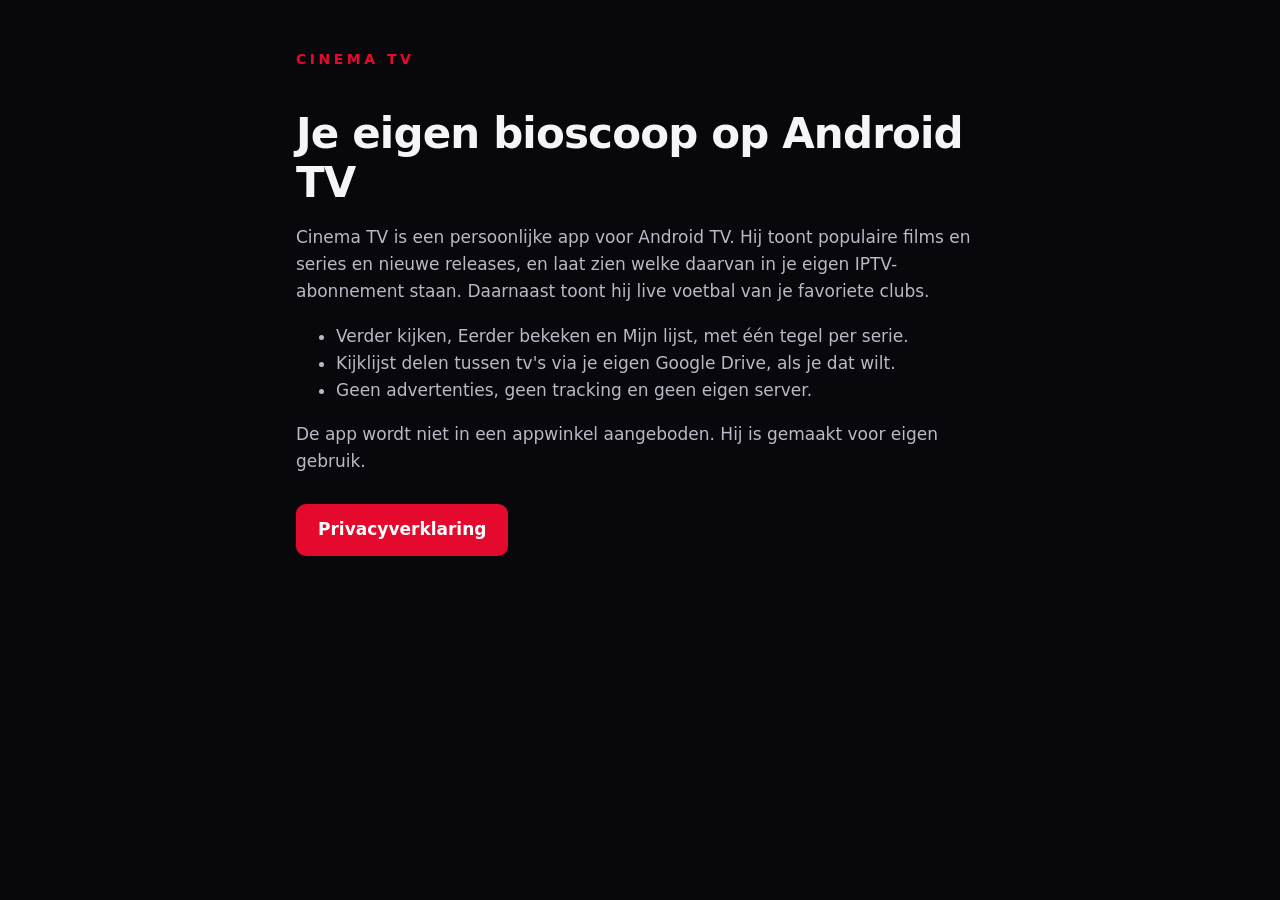
<file: index.html>
<!doctype html>
<html lang="nl">
<head>
<meta charset="utf-8">
<meta name="viewport" content="width=device-width,initial-scale=1">
<title>Cinema TV</title>
<link rel="stylesheet" href="style.css">
</head>
<body>
<main>
<p class="brand">CINEMA TV</p>
<h1>Je eigen bioscoop op Android TV</h1>
<p>Cinema TV is een persoonlijke app voor Android TV. Hij toont populaire films en series en nieuwe releases, en laat
zien welke daarvan in je eigen IPTV-abonnement staan. Daarnaast toont hij live voetbal van je favoriete clubs.</p>
<ul>
<li>Verder kijken, Eerder bekeken en Mijn lijst, met één tegel per serie.</li>
<li>Kijklijst delen tussen tv's via je eigen Google Drive, als je dat wilt.</li>
<li>Geen advertenties, geen tracking en geen eigen server.</li>
</ul>
<p>De app wordt niet in een appwinkel aangeboden. Hij is gemaakt voor eigen gebruik.</p>
<p><a class="button" href="privacy/">Privacyverklaring</a></p>
</main>
</body>
</html>
</file>
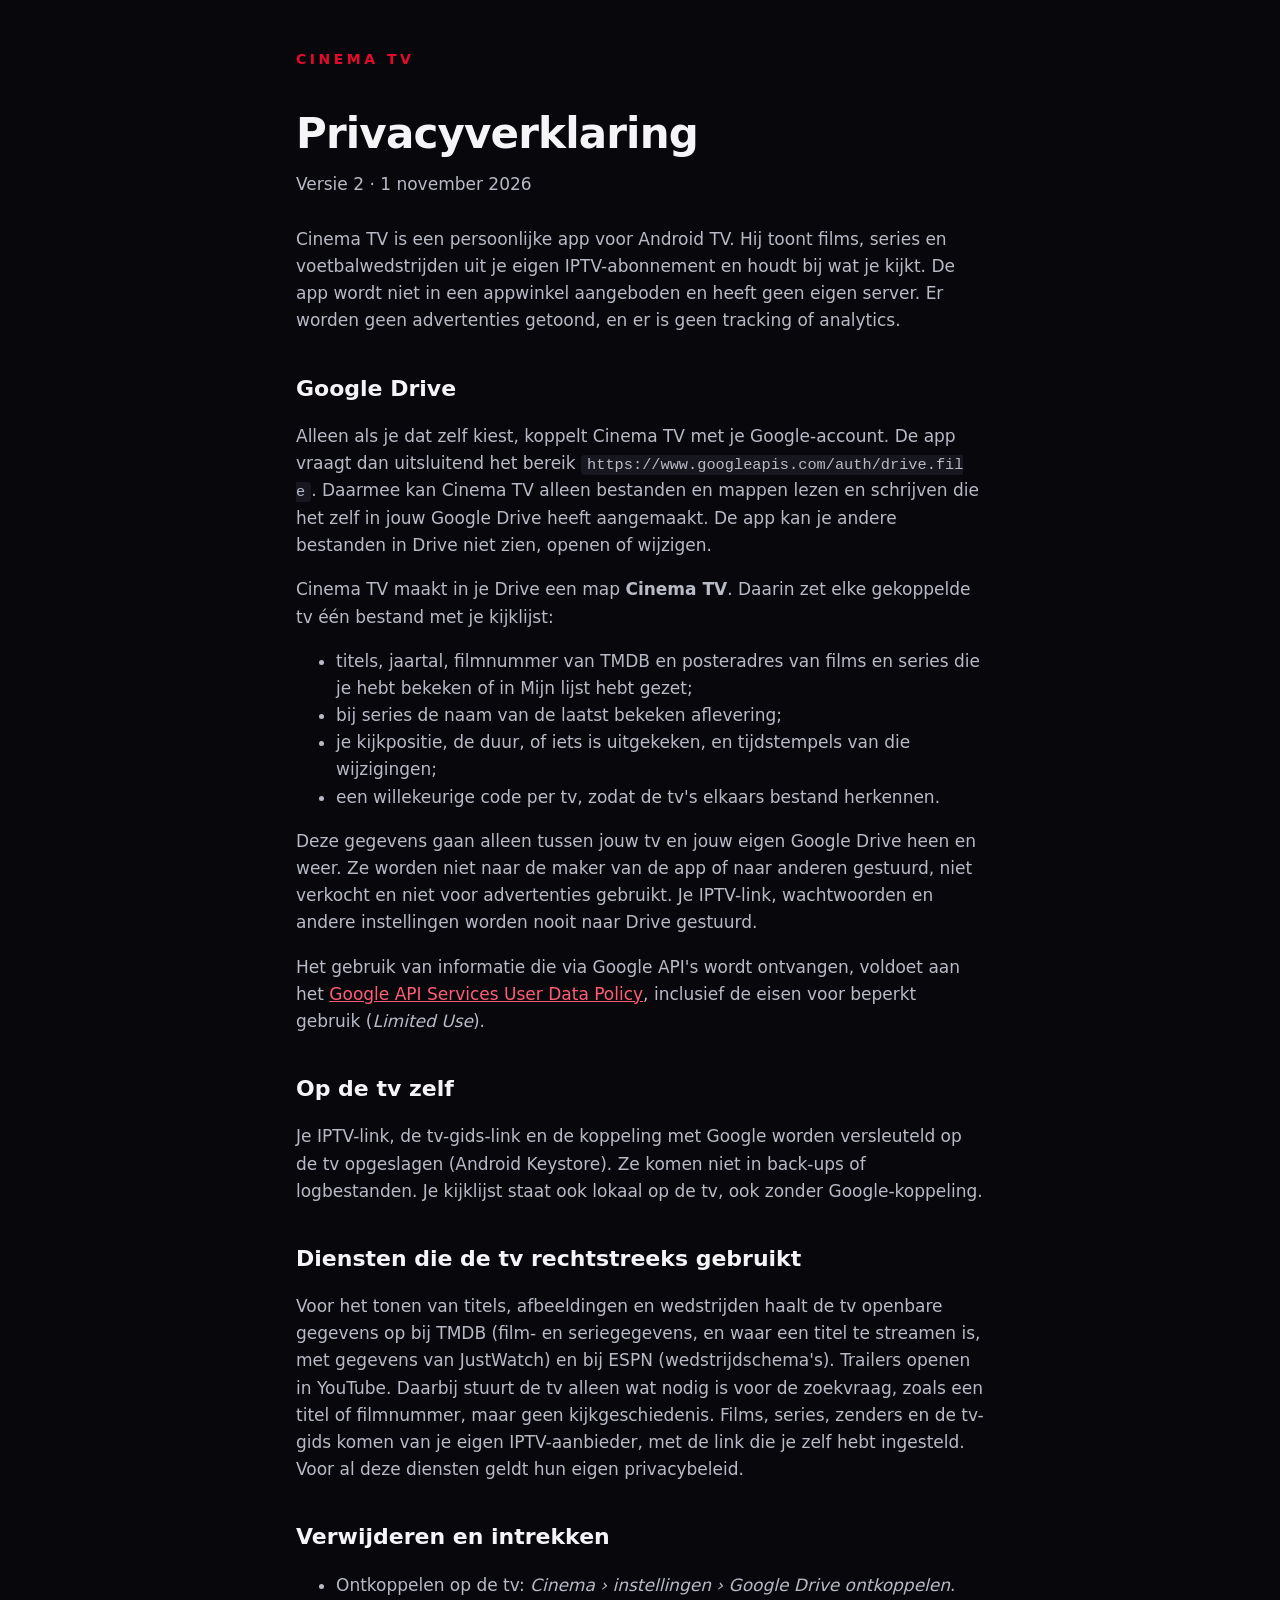
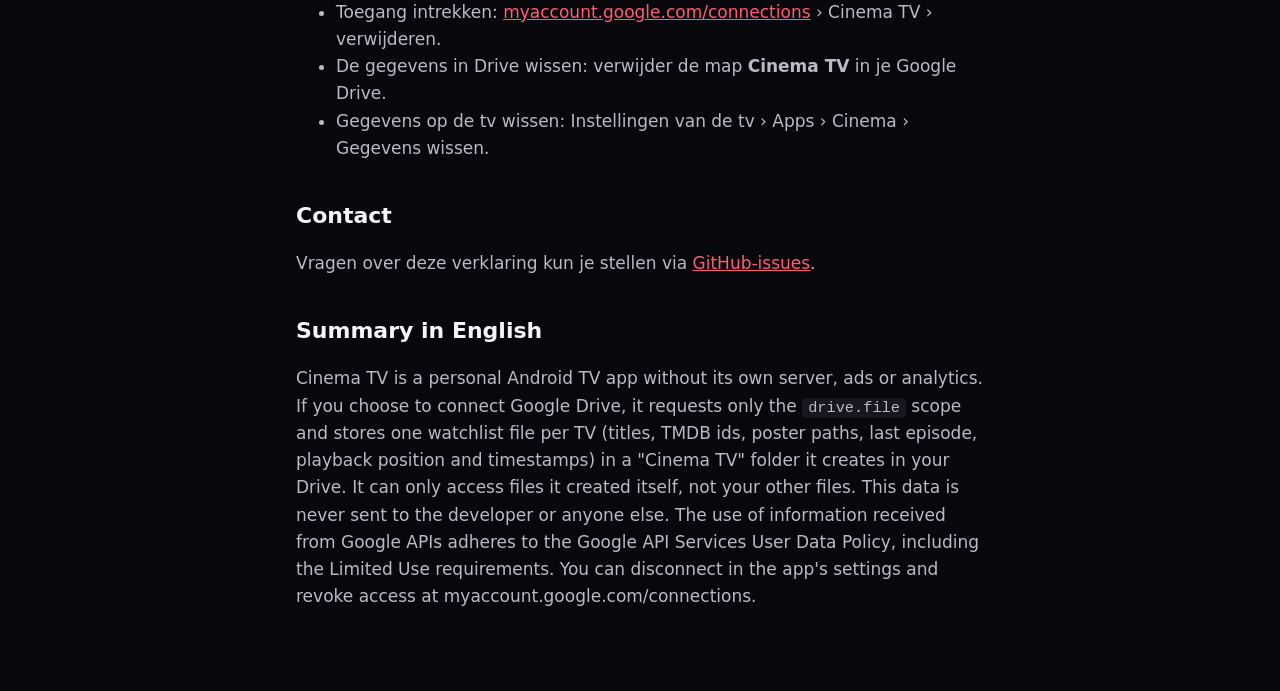
<file: privacy/index.html>
<!doctype html>
<html lang="nl">
<head>
<meta charset="utf-8">
<meta name="viewport" content="width=device-width,initial-scale=1">
<title>Cinema TV · Privacy</title>
<link rel="stylesheet" href="../style.css">
</head>
<body>
<main>
<p class="brand"><a href="../">CINEMA TV</a></p>
<h1>Privacyverklaring</h1>
<p class="meta">Versie 2 · 1 november 2026</p>

<p>Cinema TV is een persoonlijke app voor Android TV. Hij toont films, series en voetbalwedstrijden uit je eigen
IPTV-abonnement en houdt bij wat je kijkt. De app wordt niet in een appwinkel aangeboden en heeft geen eigen server.
Er worden geen advertenties getoond, en er is geen tracking of analytics.</p>

<h2>Google Drive</h2>
<p>Alleen als je dat zelf kiest, koppelt Cinema TV met je Google-account. De app vraagt dan uitsluitend het bereik
<code>https://www.googleapis.com/auth/drive.file</code>. Daarmee kan Cinema TV alleen bestanden en mappen lezen en
schrijven die het zelf in jouw Google Drive heeft aangemaakt. De app kan je andere bestanden in Drive niet zien, openen of
wijzigen.</p>
<p>Cinema TV maakt in je Drive een map <strong>Cinema TV</strong>. Daarin zet elke gekoppelde tv één bestand met je
kijklijst:</p>
<ul>
<li>titels, jaartal, filmnummer van TMDB en posteradres van films en series die je hebt bekeken of in Mijn lijst hebt gezet;</li>
<li>bij series de naam van de laatst bekeken aflevering;</li>
<li>je kijkpositie, de duur, of iets is uitgekeken, en tijdstempels van die wijzigingen;</li>
<li>een willekeurige code per tv, zodat de tv's elkaars bestand herkennen.</li>
</ul>
<p>Deze gegevens gaan alleen tussen jouw tv en jouw eigen Google Drive heen en weer. Ze worden niet naar de maker van de
app of naar anderen gestuurd, niet verkocht en niet voor advertenties gebruikt. Je IPTV-link, wachtwoorden en andere
instellingen worden nooit naar Drive gestuurd.</p>
<p>Het gebruik van informatie die via Google API's wordt ontvangen, voldoet aan het
<a href="https://developers.google.com/terms/api-services-user-data-policy">Google API Services User Data Policy</a>,
inclusief de eisen voor beperkt gebruik (<em>Limited Use</em>).</p>

<h2>Op de tv zelf</h2>
<p>Je IPTV-link, de tv-gids-link en de koppeling met Google worden versleuteld op de tv opgeslagen (Android Keystore).
Ze komen niet in back-ups of logbestanden. Je kijklijst staat ook lokaal op de tv, ook zonder Google-koppeling.</p>

<h2>Diensten die de tv rechtstreeks gebruikt</h2>
<p>Voor het tonen van titels, afbeeldingen en wedstrijden haalt de tv openbare gegevens op bij TMDB (film- en
seriegegevens, en waar een titel te streamen is, met gegevens van JustWatch) en bij ESPN (wedstrijdschema's). Trailers
openen in YouTube. Daarbij stuurt de tv alleen wat nodig is voor de zoekvraag, zoals een titel of filmnummer, maar geen
kijkgeschiedenis. Films, series, zenders en de tv-gids komen van je eigen IPTV-aanbieder, met de link die je zelf hebt
ingesteld. Voor al deze diensten geldt hun eigen privacybeleid.</p>

<h2>Verwijderen en intrekken</h2>
<ul>
<li>Ontkoppelen op de tv: <em>Cinema › instellingen › Google Drive ontkoppelen</em>.</li>
<li>Toegang intrekken: <a href="https://myaccount.google.com/connections">myaccount.google.com/connections</a> › Cinema TV › verwijderen.</li>
<li>De gegevens in Drive wissen: verwijder de map <strong>Cinema TV</strong> in je Google Drive.</li>
<li>Gegevens op de tv wissen: Instellingen van de tv › Apps › Cinema › Gegevens wissen.</li>
</ul>

<h2>Contact</h2>
<p>Vragen over deze verklaring kun je stellen via
<a href="https://github.com/cinematv-app/cinematv-app.github.io/issues">GitHub-issues</a>.</p>

<h2 lang="en">Summary in English</h2>
<p lang="en">Cinema TV is a personal Android TV app without its own server, ads or analytics. If you choose to connect
Google Drive, it requests only the <code>drive.file</code> scope and stores one watchlist file per TV (titles, TMDB
ids, poster paths, last episode, playback position and timestamps) in a "Cinema TV" folder it creates in your Drive. It
can only access files it created itself, not your other files. This data is never sent to the developer or anyone else. The use of information received
from Google APIs adheres to the Google API Services User Data Policy, including the Limited Use requirements. You can
disconnect in the app's settings and revoke access at myaccount.google.com/connections.</p>
</main>
</body>
</html>
</file>
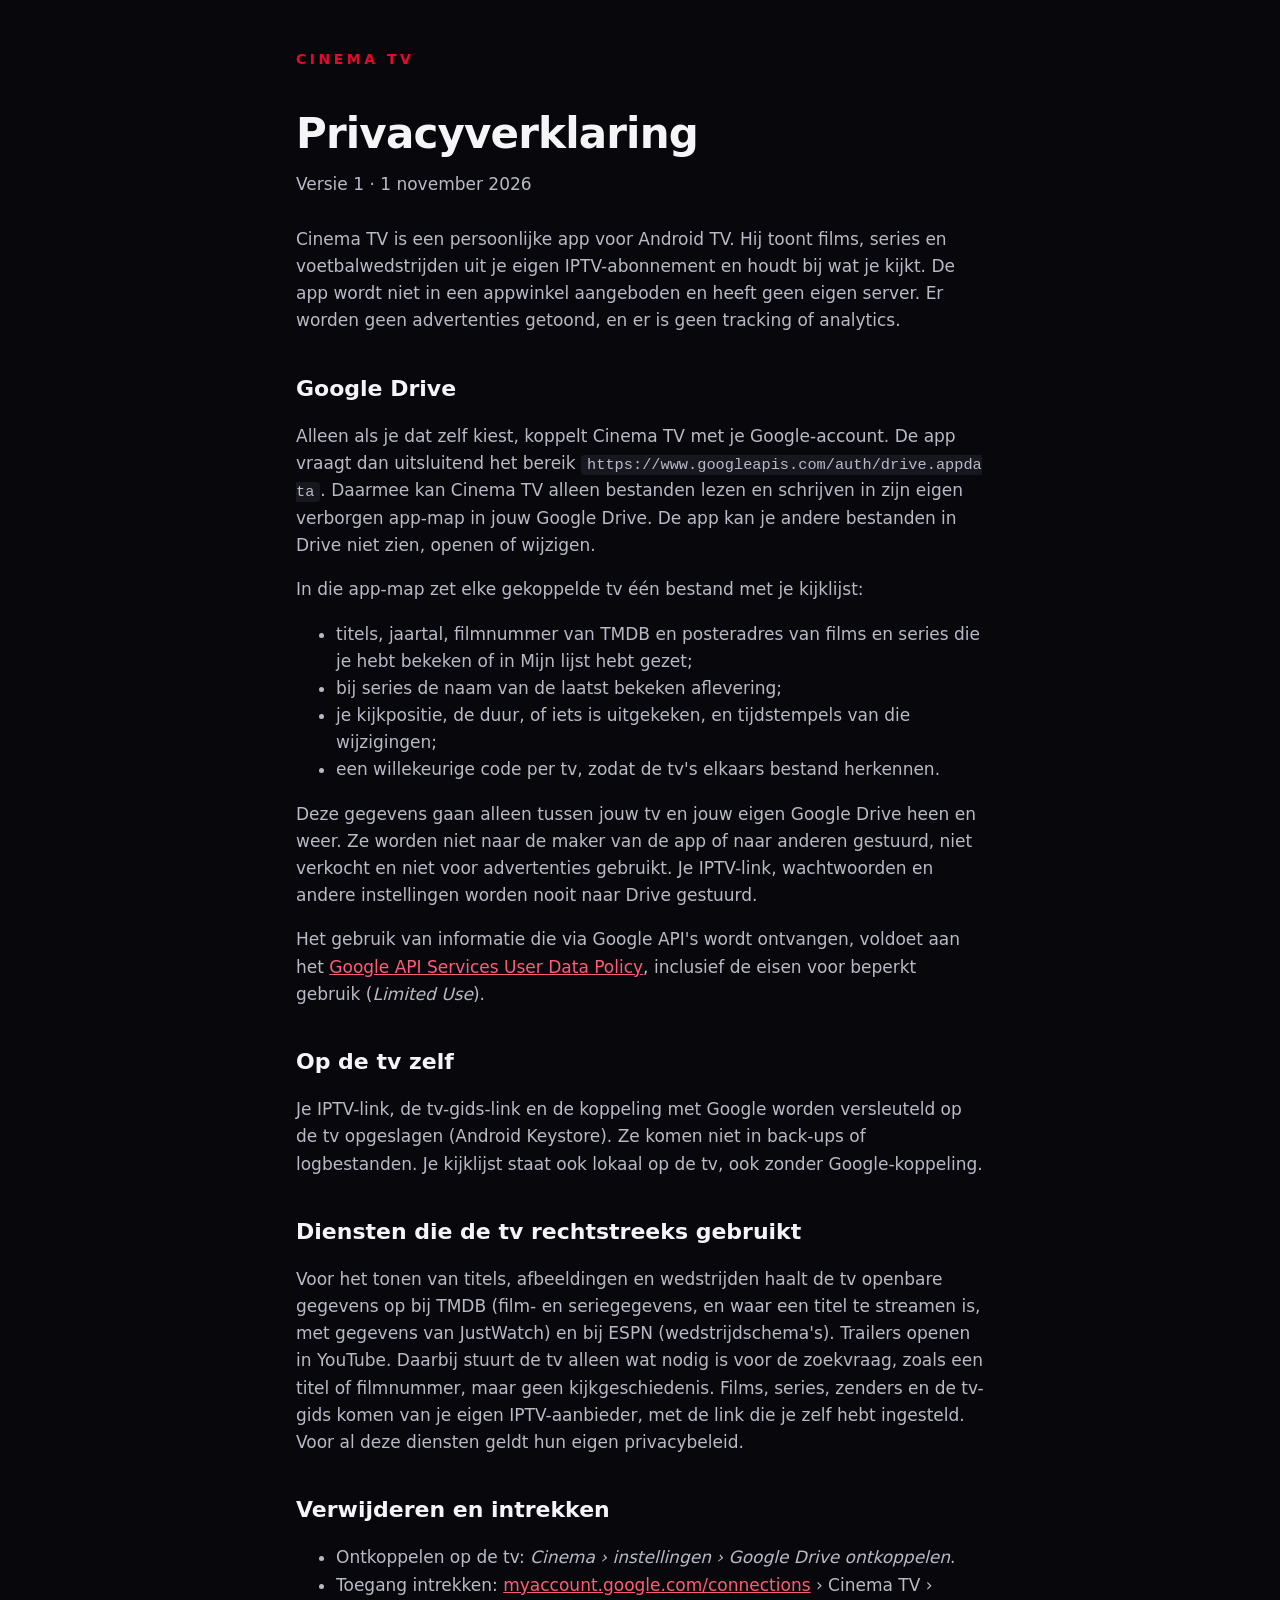
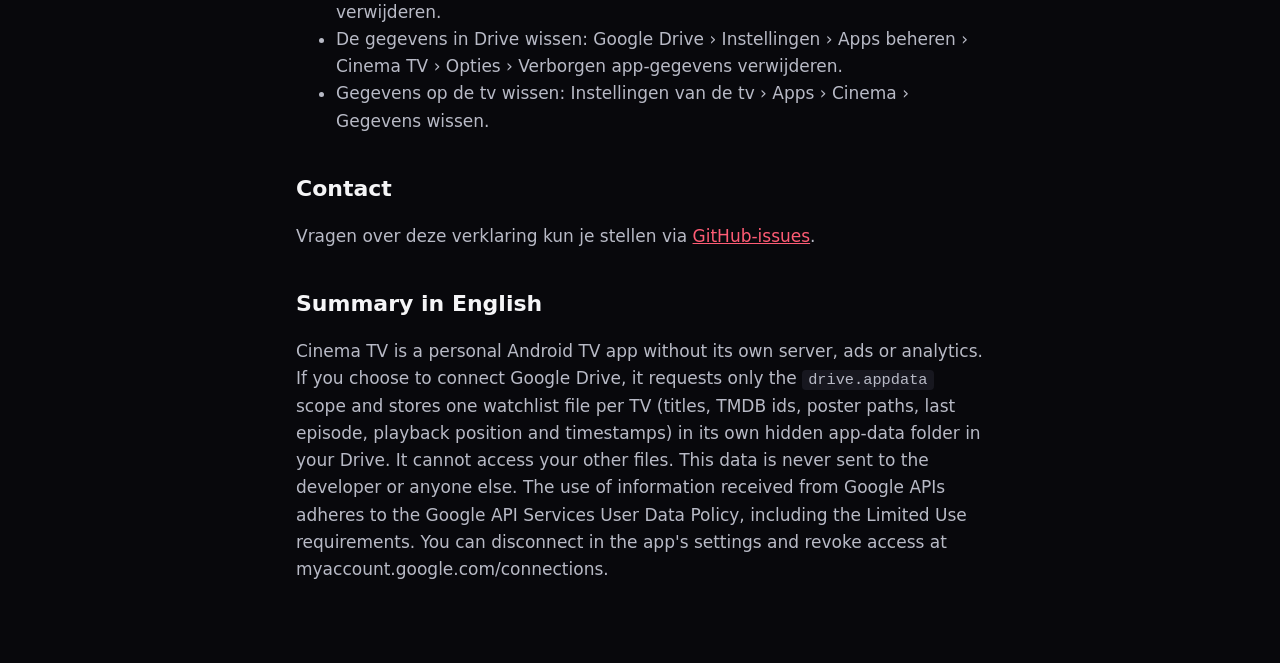
<file: cinema/privacy/index.html>
<!doctype html>
<html lang="nl">
<head>
<meta charset="utf-8">
<meta name="viewport" content="width=device-width,initial-scale=1">
<title>Cinema TV · Privacy</title>
<link rel="stylesheet" href="../style.css">
</head>
<body>
<main>
<p class="brand"><a href="../">CINEMA TV</a></p>
<h1>Privacyverklaring</h1>
<p class="meta">Versie 1 · 1 november 2026</p>

<p>Cinema TV is een persoonlijke app voor Android TV. Hij toont films, series en voetbalwedstrijden uit je eigen
IPTV-abonnement en houdt bij wat je kijkt. De app wordt niet in een appwinkel aangeboden en heeft geen eigen server.
Er worden geen advertenties getoond, en er is geen tracking of analytics.</p>

<h2>Google Drive</h2>
<p>Alleen als je dat zelf kiest, koppelt Cinema TV met je Google-account. De app vraagt dan uitsluitend het bereik
<code>https://www.googleapis.com/auth/drive.appdata</code>. Daarmee kan Cinema TV alleen bestanden lezen en schrijven in
zijn eigen verborgen app-map in jouw Google Drive. De app kan je andere bestanden in Drive niet zien, openen of wijzigen.</p>
<p>In die app-map zet elke gekoppelde tv één bestand met je kijklijst:</p>
<ul>
<li>titels, jaartal, filmnummer van TMDB en posteradres van films en series die je hebt bekeken of in Mijn lijst hebt gezet;</li>
<li>bij series de naam van de laatst bekeken aflevering;</li>
<li>je kijkpositie, de duur, of iets is uitgekeken, en tijdstempels van die wijzigingen;</li>
<li>een willekeurige code per tv, zodat de tv's elkaars bestand herkennen.</li>
</ul>
<p>Deze gegevens gaan alleen tussen jouw tv en jouw eigen Google Drive heen en weer. Ze worden niet naar de maker van de
app of naar anderen gestuurd, niet verkocht en niet voor advertenties gebruikt. Je IPTV-link, wachtwoorden en andere
instellingen worden nooit naar Drive gestuurd.</p>
<p>Het gebruik van informatie die via Google API's wordt ontvangen, voldoet aan het
<a href="https://developers.google.com/terms/api-services-user-data-policy">Google API Services User Data Policy</a>,
inclusief de eisen voor beperkt gebruik (<em>Limited Use</em>).</p>

<h2>Op de tv zelf</h2>
<p>Je IPTV-link, de tv-gids-link en de koppeling met Google worden versleuteld op de tv opgeslagen (Android Keystore).
Ze komen niet in back-ups of logbestanden. Je kijklijst staat ook lokaal op de tv, ook zonder Google-koppeling.</p>

<h2>Diensten die de tv rechtstreeks gebruikt</h2>
<p>Voor het tonen van titels, afbeeldingen en wedstrijden haalt de tv openbare gegevens op bij TMDB (film- en
seriegegevens, en waar een titel te streamen is, met gegevens van JustWatch) en bij ESPN (wedstrijdschema's). Trailers
openen in YouTube. Daarbij stuurt de tv alleen wat nodig is voor de zoekvraag, zoals een titel of filmnummer, maar geen
kijkgeschiedenis. Films, series, zenders en de tv-gids komen van je eigen IPTV-aanbieder, met de link die je zelf hebt
ingesteld. Voor al deze diensten geldt hun eigen privacybeleid.</p>

<h2>Verwijderen en intrekken</h2>
<ul>
<li>Ontkoppelen op de tv: <em>Cinema › instellingen › Google Drive ontkoppelen</em>.</li>
<li>Toegang intrekken: <a href="https://myaccount.google.com/connections">myaccount.google.com/connections</a> › Cinema TV › verwijderen.</li>
<li>De gegevens in Drive wissen: Google Drive › Instellingen › Apps beheren › Cinema TV › Opties › Verborgen app-gegevens verwijderen.</li>
<li>Gegevens op de tv wissen: Instellingen van de tv › Apps › Cinema › Gegevens wissen.</li>
</ul>

<h2>Contact</h2>
<p>Vragen over deze verklaring kun je stellen via
<a href="https://github.com/bjorndegroot/bjorndegroot.github.io/issues">GitHub-issues</a>.</p>

<h2 lang="en">Summary in English</h2>
<p lang="en">Cinema TV is a personal Android TV app without its own server, ads or analytics. If you choose to connect
Google Drive, it requests only the <code>drive.appdata</code> scope and stores one watchlist file per TV (titles, TMDB
ids, poster paths, last episode, playback position and timestamps) in its own hidden app-data folder in your Drive. It
cannot access your other files. This data is never sent to the developer or anyone else. The use of information received
from Google APIs adheres to the Google API Services User Data Policy, including the Limited Use requirements. You can
disconnect in the app's settings and revoke access at myaccount.google.com/connections.</p>
</main>
</body>
</html>
</file>
<file: style.css>
:root { color-scheme: dark; --bg: #08080c; --text: #f5f5f7; --muted: #b8bac6; --red: #e5092d; }
* { box-sizing: border-box; }
body { margin: 0; background: var(--bg); color: var(--text); font: 17px/1.6 system-ui, -apple-system, "Segoe UI", sans-serif; }
main { max-width: 720px; margin: 0 auto; padding: 48px 16px 64px; }
.brand { letter-spacing: .25em; font-size: 14px; font-weight: 700; color: var(--red); margin: 0 0 40px; }
.brand a { color: inherit; text-decoration: none; }
h1 { font-size: clamp(30px, 6vw, 42px); line-height: 1.15; margin: 0 0 12px; letter-spacing: -.02em; }
h2 { font-size: 22px; margin: 36px 0 8px; }
.meta { color: var(--muted); margin: 0 0 28px; }
p, li { color: var(--muted); }
a { color: #ff5c75; }
code { background: #17171f; padding: 1px 6px; border-radius: 4px; font-size: .9em; word-break: break-all; }
.button { display: inline-block; background: var(--red); color: #fff; padding: 12px 22px; border-radius: 10px; text-decoration: none; font-weight: 600; margin-top: 12px; }
</file>
<file: cinema/style.css>
:root { color-scheme: dark; --bg: #08080c; --text: #f5f5f7; --muted: #b8bac6; --red: #e5092d; }
* { box-sizing: border-box; }
body { margin: 0; background: var(--bg); color: var(--text); font: 17px/1.6 system-ui, -apple-system, "Segoe UI", sans-serif; }
main { max-width: 720px; margin: 0 auto; padding: 48px 16px 64px; }
.brand { letter-spacing: .25em; font-size: 14px; font-weight: 700; color: var(--red); margin: 0 0 40px; }
.brand a { color: inherit; text-decoration: none; }
h1 { font-size: clamp(30px, 6vw, 42px); line-height: 1.15; margin: 0 0 12px; letter-spacing: -.02em; }
h2 { font-size: 22px; margin: 36px 0 8px; }
.meta { color: var(--muted); margin: 0 0 28px; }
p, li { color: var(--muted); }
a { color: #ff5c75; }
code { background: #17171f; padding: 1px 6px; border-radius: 4px; font-size: .9em; word-break: break-all; }
.button { display: inline-block; background: var(--red); color: #fff; padding: 12px 22px; border-radius: 10px; text-decoration: none; font-weight: 600; margin-top: 12px; }
</file>
